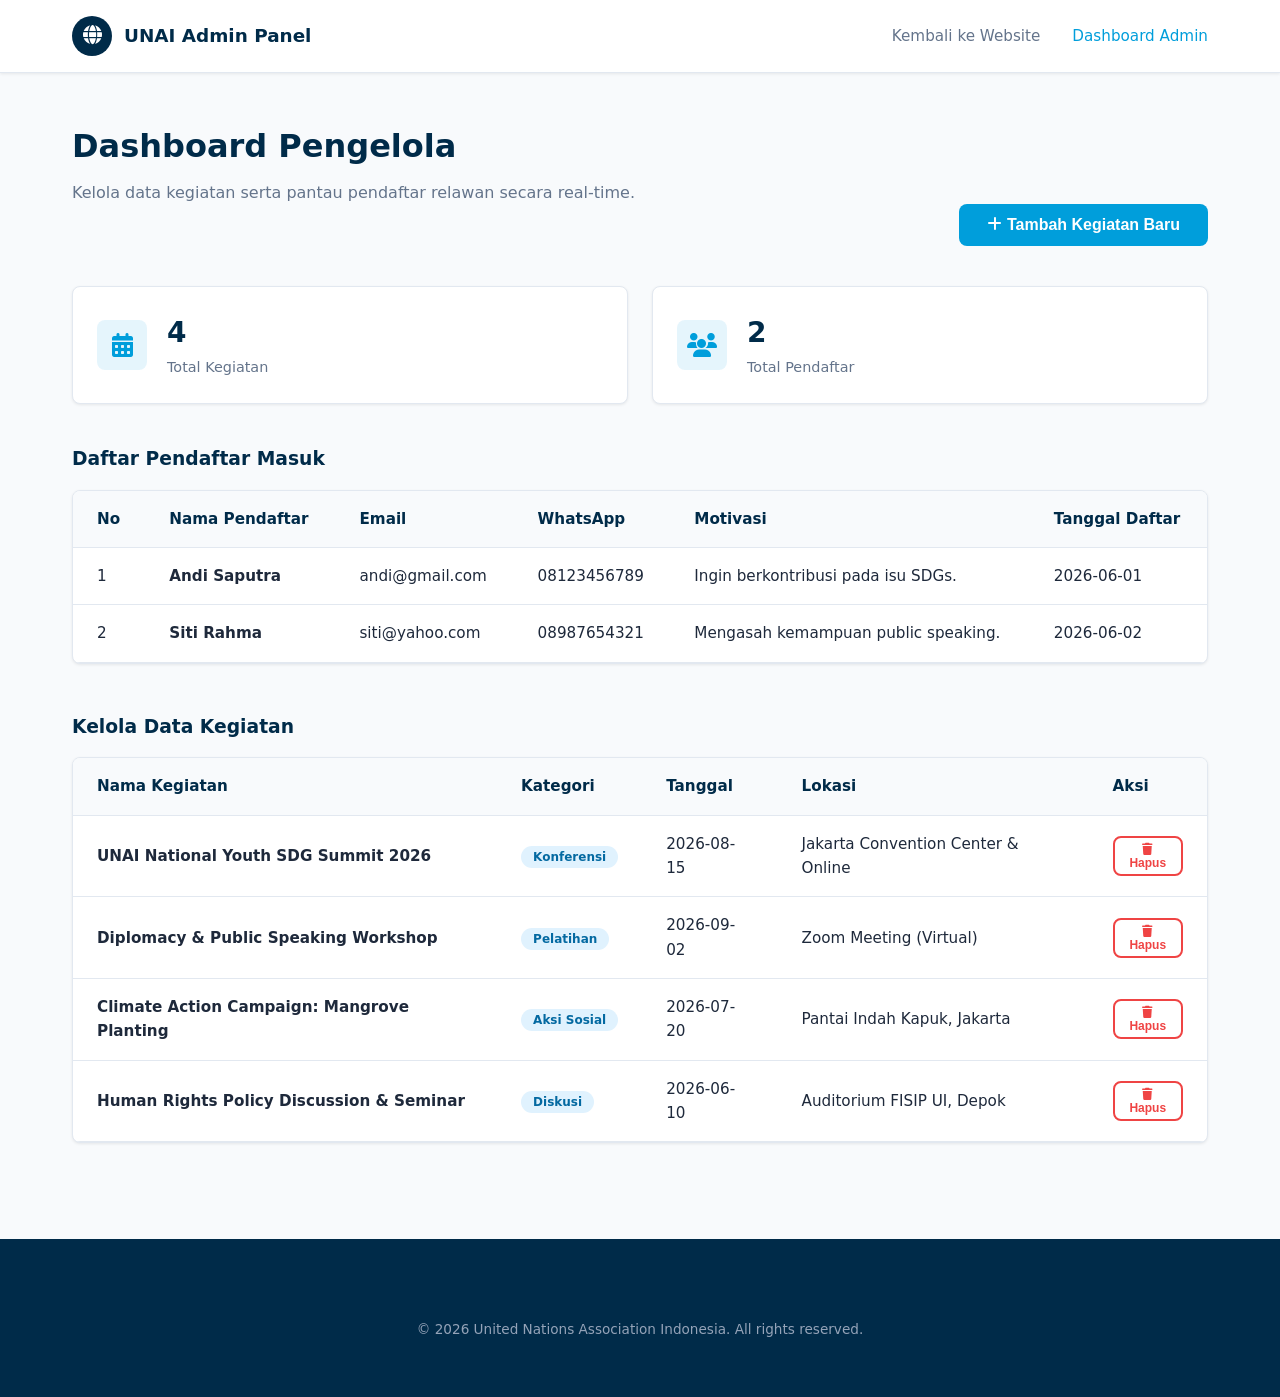
<file: admin.html>
<!DOCTYPE html>
<html lang="id">
<head>
    <meta charset="UTF-8">
    <meta name="viewport" content="width=device-width, initial-scale=1.0">
    <title>Admin Dashboard - UNAI Event Platform</title>
    <link rel="stylesheet" href="style.css">
    <link rel="stylesheet" href="https://cdnjs.cloudflare.com/ajax/libs/font-awesome/6.4.0/css/all.min.css">
</head>
<body>

    <header>
        <div class="nav-container">
            <a href="index.html" class="logo">
                <div class="logo-icon"><i class="fa-solid fa-globe"></i></div>
                <span>UNAI Admin Panel</span>
            </a>
            <div class="menu-toggle" onclick="toggleMobileMenu()">
                <i class="fa-solid fa-bars"></i>
            </div>
            <ul class="nav-links">
                <li><a href="index.html">Kembali ke Website</a></li>
                <li><a href="admin.html" class="active">Dashboard Admin</a></li>
            </ul>
        </div>
    </header>

    <div class="container">
        <div class="header-flex">
            <div>
                <h2 class="section-title">Dashboard Pengelola</h2>
                <p class="section-subtitle">Kelola data kegiatan serta pantau pendaftar relawan secara real-time.</p>
            </div>
            <button class="btn btn-primary" onclick="openAddEventModal()"><i class="fa-solid fa-plus"></i> Tambah Kegiatan Baru</button>
        </div>

        <div class="admin-stats">
            <div class="admin-card">
                <div class="admin-card-icon"><i class="fa-solid fa-calendar-days"></i></div>
                <div>
                    <h3 id="adminTotalEvents" style="font-size: 1.75rem; color: var(--primary);">0</h3>
                    <p style="color: var(--gray); font-size: 0.9rem;">Total Kegiatan</p>
                </div>
            </div>
            <div class="admin-card">
                <div class="admin-card-icon"><i class="fa-solid fa-users"></i></div>
                <div>
                    <h3 id="adminTotalRegs" style="font-size: 1.75rem; color: var(--primary);">0</h3>
                    <p style="color: var(--gray); font-size: 0.9rem;">Total Pendaftar</p>
                </div>
            </div>
        </div>

        <div id="addEventCard" style="display: none; background: var(--white); padding: 2rem; border-radius: var(--radius); border: 1px solid var(--border-color); margin-bottom: 2.5rem; box-shadow: var(--shadow-sm);">
            <h3 style="margin-bottom: 1.5rem; color: var(--primary);">Tambah Kegiatan Baru</h3>
            <form id="newEventForm" onsubmit="saveNewEvent(event)">
                <div style="display: grid; grid-template-columns: 1fr 1fr; gap: 1rem;">
                    <div class="form-group">
                        <label>Nama Kegiatan</label>
                        <input type="text" id="newTitle" required placeholder="Contoh: Diskusi SDGs...">
                    </div>
                    <div class="form-group">
                        <label>Kategori</label>
                        <select id="newCategory" class="filter-select" style="width: 100%;">
                            <option value="Konferensi">Konferensi</option>
                            <option value="Pelatihan">Pelatihan</option>
                            <option value="Aksi Sosial">Aksi Sosial</option>
                            <option value="Diskusi">Diskusi</option>
                        </select>
                    </div>
                </div>
                <div style="display: grid; grid-template-columns: 1fr 1fr 1fr; gap: 1rem;">
                    <div class="form-group">
                        <label>Tanggal</label>
                        <input type="date" id="newDate" required>
                    </div>
                    <div class="form-group">
                        <label>Lokasi</label>
                        <input type="text" id="newLocation" required placeholder="Gedung / Zoom">
                    </div>
                    <div class="form-group">
                        <label>Nama PIC</label>
                        <input type="text" id="newPic" required placeholder="Nama Penanggung Jawab">
                    </div>
                </div>
                <div class="form-group">
                    <label>URL Gambar Banner</label>
                    <input type="url" id="newImage" required placeholder="https://images.unsplash.com/...">
                </div>
                <div class="form-group">
                    <label>Deskripsi Lengkap</label>
                    <textarea id="newDesc" rows="4" required placeholder="Rincian kegiatan..."></textarea>
                </div>
                <div style="display: flex; gap: 1rem;">
                    <button type="submit" class="btn btn-primary">Simpan Kegiatan</button>
                    <button type="button" class="btn btn-outline" style="color: var(--dark); border-color: var(--border-color);" onclick="openAddEventModal()">Batal</button>
                </div>
            </form>
        </div>

        <h3 style="margin-bottom: 1rem; color: var(--primary);">Daftar Pendaftar Masuk</h3>
        <div class="table-responsive">
            <table>
                <thead>
                    <tr>
                        <th>No</th>
                        <th>Nama Pendaftar</th>
                        <th>Email</th>
                        <th>WhatsApp</th>
                        <th>Motivasi</th>
                        <th>Tanggal Daftar</th>
                    </tr>
                </thead>
                <tbody id="registrantsTableBody">
                </tbody>
            </table>
        </div>

        <h3 style="margin-bottom: 1rem; color: var(--primary);">Kelola Data Kegiatan</h3>
        <div class="table-responsive">
            <table>
                <thead>
                    <tr>
                        <th>Nama Kegiatan</th>
                        <th>Kategori</th>
                        <th>Tanggal</th>
                        <th>Lokasi</th>
                        <th>Aksi</th>
                    </tr>
                </thead>
                <tbody id="eventsTableBody">
                
                </tbody>
            </table>
        </div>
    </div>

    <footer>
        <div class="footer-bottom" style="border:none; padding: 2rem 0;">
            <p>&copy; 2026 United Nations Association Indonesia. All rights reserved.</p>
        </div>
    </footer>

    <script src="script.js"></script>
    <script>
        function loadAdminData() {
            const events = JSON.parse(localStorage.getItem('unai_events')) || [];
            const regs = JSON.parse(localStorage.getItem('unai_registrations')) || [];

            document.getElementById('adminTotalEvents').innerText = events.length;
            document.getElementById('adminTotalRegs').innerText = regs.length;

            const regBody = document.getElementById('registrantsTableBody');
            if(regs.length === 0) {
                regBody.innerHTML = `<tr><td colspan="6" style="text-align:center; color: var(--gray);">Belum ada pendaftar.</td></tr>`;
            } else {
                regBody.innerHTML = regs.map((r, i) => `
                    <tr>
                        <td>${i+1}</td>
                        <td><strong>${r.name}</strong></td>
                        <td>${r.email}</td>
                        <td>${r.phone}</td>
                        <td>${r.motivation}</td>
                        <td>${r.date}</td>
                    </tr>
                `).join('');
            }

        
            const evBody = document.getElementById('eventsTableBody');
            evBody.innerHTML = events.map(e => `
                <tr>
                    <td><strong>${e.name}</strong></td>
                    <td><span class="badge badge-upcoming">${e.category}</span></td>
                    <td>${e.date}</td>
                    <td>${e.location}</td>
                    <td>
                        <button class="btn btn-outline" style="padding: 0.25rem 0.5rem; font-size: 0.75rem; color: var(--danger); border-color: var(--danger);" onclick="deleteEvent(${e.id})"><i class="fa-solid fa-trash"></i> Hapus</button>
                    </td>
                </tr>
            `).join('');
        }

        function openAddEventModal() {
            const card = document.getElementById('addEventCard');
            card.style.display = card.style.display === 'none' ? 'block' : 'none';
        }

        function saveNewEvent(e) {
            e.preventDefault();
            const events = JSON.parse(localStorage.getItem('unai_events')) || [];

            const newEvent = {
                id: Date.now(),
                name: document.getElementById('newTitle').value,
                category: document.getElementById('newCategory').value,
                date: document.getElementById('newDate').value,
                location: document.getElementById('newLocation').value,
                pic: document.getElementById('newPic').value,
                image: document.getElementById('newImage').value,
                description: document.getElementById('newDesc').value,
                status: "Mendatang"
            };

            events.push(newEvent);
            localStorage.setItem('unai_events', JSON.stringify(events));
            document.getElementById('newEventForm').reset();
            openAddEventModal();
            loadAdminData();
            alert('Kegiatan berhasil ditambahkan!');
        }

        function deleteEvent(id) {
            if(confirm('Apakah Anda yakin ingin menghapus kegiatan ini?')) {
                let events = JSON.parse(localStorage.getItem('unai_events')) || [];
                events = events.filter(e => e.id !== id);
                localStorage.setItem('unai_events', JSON.stringify(events));
                loadAdminData();
            }
        }

        loadAdminData();
    </script>
</body>
</html>
</file>
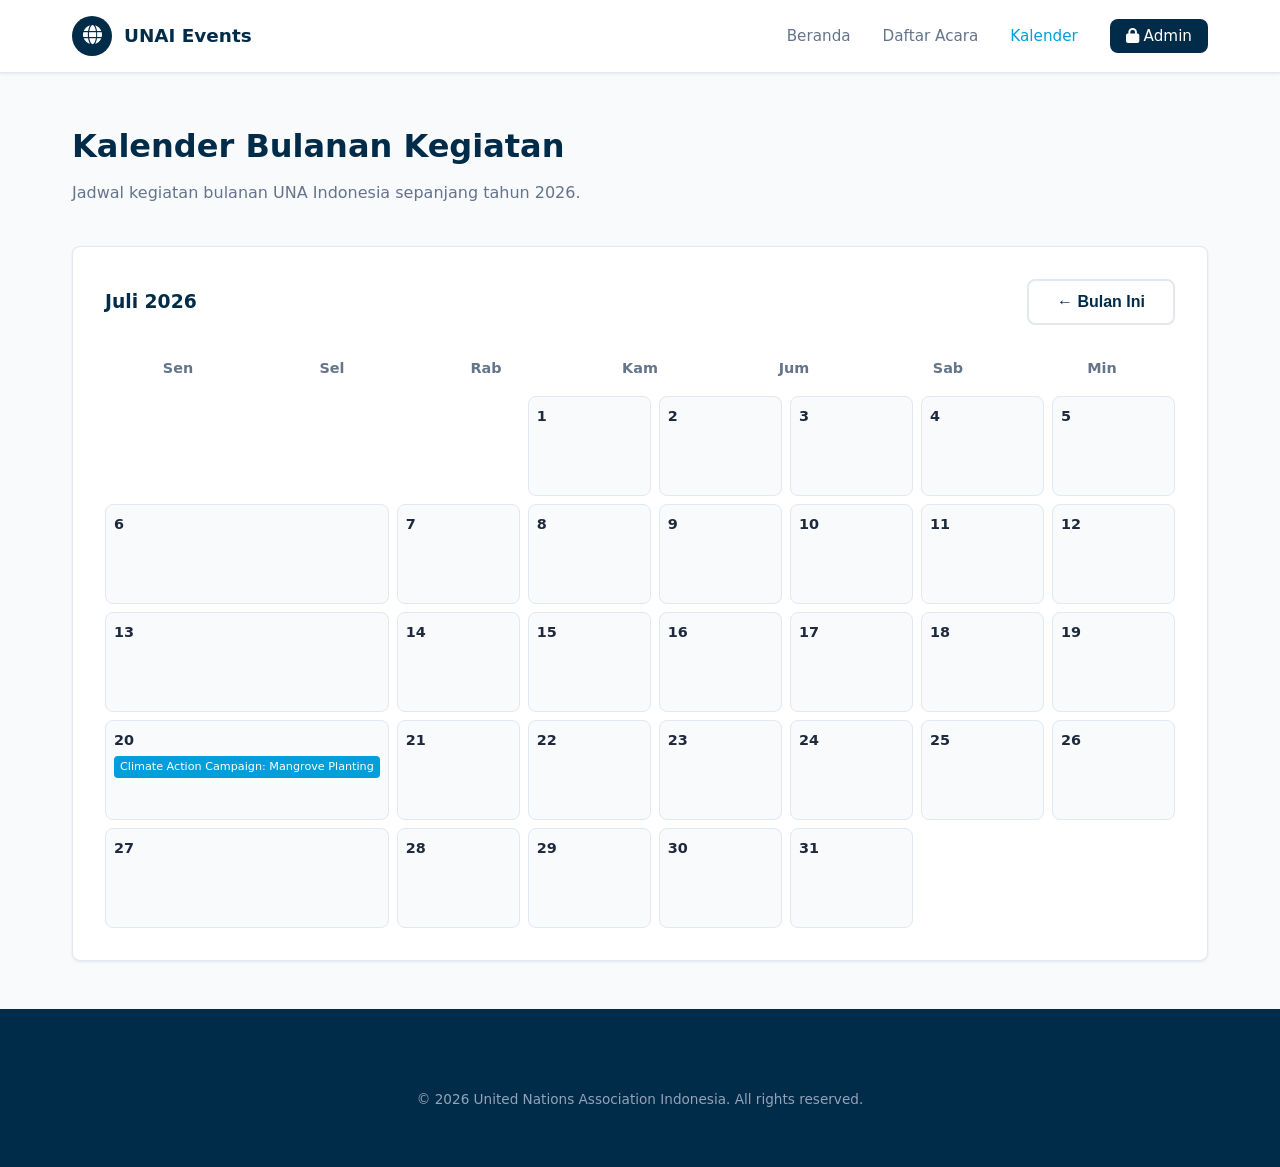
<file: calendar.html>
<!DOCTYPE html>
<html lang="id">
<head>
    <meta charset="UTF-8">
    <meta name="viewport" content="width=device-width, initial-scale=1.0">
    <title>Kalender Kegiatan - UNAI Event Platform</title>
    <link rel="stylesheet" href="style.css">
    <link rel="stylesheet" href="https://cdnjs.cloudflare.com/ajax/libs/font-awesome/6.4.0/css/all.min.css">
</head>
<body>

    
    <header>
        <div class="nav-container">
            <a href="index.html" class="logo">
                <div class="logo-icon"><i class="fa-solid fa-globe"></i></div>
                <span>UNAI Events</span>
            </a>
            <div class="menu-toggle" onclick="toggleMobileMenu()">
                <i class="fa-solid fa-bars"></i>
            </div>
            <ul class="nav-links">
                <li><a href="index.html">Beranda</a></li>
                <li><a href="events.html">Daftar Acara</a></li>
                <li><a href="calendar.html" class="active">Kalender</a></li>
                <li><a href="admin.html" class="nav-admin-btn"><i class="fa-solid fa-lock"></i> Admin</a></li>
            </ul>
        </div>
    </header>

    <div class="container">
        <h2 class="section-title">Kalender Bulanan Kegiatan</h2>
        <p class="section-subtitle">Jadwal kegiatan bulanan UNA Indonesia sepanjang tahun 2026.</p>

        <div class="calendar-wrapper">
            <div class="calendar-header">
                <h3 id="currentMonthYear" style="color: var(--primary);">Juli 2026</h3>
                <div style="display: flex; gap: 0.5rem;">
                    <button class="btn btn-outline" style="color: var(--primary); border-color: var(--border-color);" onclick="alert('Menampilkan jadwal tahun 2026')">&larr; Bulan Ini</button>
                </div>
            </div>

            <div class="calendar-grid">
                <div class="calendar-day-name">Sen</div>
                <div class="calendar-day-name">Sel</div>
                <div class="calendar-day-name">Rab</div>
                <div class="calendar-day-name">Kam</div>
                <div class="calendar-day-name">Jum</div>
                <div class="calendar-day-name">Sab</div>
                <div class="calendar-day-name">Min</div>
            </div>

            <div class="calendar-grid" id="calendarDaysGrid" style="margin-top: 8px;">
              
            </div>
        </div>
    </div>

   
    <footer>
        <div class="footer-bottom" style="border:none; padding: 2rem 0;">
            <p>&copy; 2026 United Nations Association Indonesia. All rights reserved.</p>
        </div>
    </footer>

    <script src="script.js"></script>
    <script>
        const events = JSON.parse(localStorage.getItem('unai_events')) || [];
        const grid = document.getElementById('calendarDaysGrid');

      
        let html = '';
        html += `<div class="calendar-cell empty"></div><div class="calendar-cell empty"></div>`;

        for(let d = 1; d <= 31; d++) {
            const dateStr = `2026-07-${d < 10 ? '0'+d : d}`;
            const matchedEvents = events.filter(e => e.date === dateStr);

            html += `
                <div class="calendar-cell">
                    <div class="calendar-date-num">${d}</div>
                    ${matchedEvents.map(ev => `
                        <a href="detail.html?id=${ev.id}">
                            <div class="calendar-event-dot" title="${ev.name}">${ev.name}</div>
                        </a>
                    `).join('')}
                </div>
            `;
        }
        grid.innerHTML = html;
    </script>
</body>
</html>
</file>
<file: style.css>
:root {
    --primary: #002B49;      
    --primary-light: #004d80;
    --accent: #009EDB;        
    --accent-hover: #0082b4;
    --success: #10B981;
    --warning: #F59E0B;
    --danger: #EF4444;
    --dark: #1E293B;
    --light: #F8FAFC;
    --gray: #64748B;
    --border-color: #E2E8F0;
    --white: #FFFFFF;
    --shadow-sm: 0 1px 3px rgba(0,0,0,0.08);
    --shadow-md: 0 4px 6px -1px rgba(0,0,0,0.1), 0 2px 4px -1px rgba(0,0,0,0.06);
    --shadow-lg: 0 10px 15px -3px rgba(0,0,0,0.1), 0 4px 6px -2px rgba(0,0,0,0.05);
    --radius: 8px;
    --transition: all 0.3s ease;
}

* {
    margin: 0;
    padding: 0;
    box-sizing: border-box;
}

body {
    font-family: 'Inter', system-ui, -apple-system, sans-serif;
    background-color: var(--light);
    color: var(--dark);
    line-height: 1.6;
    display: flex;
    flex-direction: column;
    min-height: 100vh;
}

a {
    text-decoration: none;
    color: inherit;
}

ul {
    list-style: none;
}

header {
    background: var(--white);
    border-bottom: 1px solid var(--border-color);
    position: sticky;
    top: 0;
    z-index: 1000;
    box-shadow: var(--shadow-sm);
}

.nav-container {
    max-width: 1200px;
    margin: 0 auto;
    padding: 1rem 2rem;
    display: flex;
    justify-content: space-between;
    align-items: center;
}

.logo {
    display: flex;
    align-items: center;
    gap: 12px;
    font-weight: 700;
    font-size: 1.15rem;
    color: var(--primary);
}

.logo img, .logo .logo-icon {
    width: 40px;
    height: 40px;
    background: var(--primary);
    color: var(--white);
    border-radius: 50%;
    display: flex;
    align-items: center;
    justify-content: center;
    font-size: 1.2rem;
}

.nav-links {
    display: flex;
    gap: 2rem;
    align-items: center;
}

.nav-links a {
    font-weight: 500;
    color: var(--gray);
    transition: var(--transition);
    font-size: 0.95rem;
}

.nav-links a:hover, .nav-links a.active {
    color: var(--accent);
}

.nav-admin-btn {
    background: var(--primary);
    color: var(--white) !important;
    padding: 0.5rem 1rem;
    border-radius: var(--radius);
    transition: var(--transition);
}

.nav-admin-btn:hover {
    background: var(--primary-light);
}

.menu-toggle {
    display: none;
    cursor: pointer;
    font-size: 1.5rem;
    color: var(--primary);
}

.hero {
    background: linear-gradient(135deg, var(--primary) 0%, #001a2e 100%);
    color: var(--white);
    padding: 5rem 2rem;
    text-align: center;
    position: relative;
    overflow: hidden;
}

.hero::after {
    content: '';
    position: absolute;
    bottom: 0;
    left: 0;
    right: 0;
    height: 40px;
    background: var(--light);
    clip-path: polygon(0 100%, 100% 100%, 100% 0);
}

.hero-content {
    max-width: 800px;
    margin: 0 auto;
}

.hero h1 {
    font-size: 2.75rem;
    font-weight: 800;
    margin-bottom: 1rem;
    line-height: 1.2;
}

.hero p {
    font-size: 1.15rem;
    color: #cbd5e1;
    margin-bottom: 2rem;
}

.hero-btns {
    display: flex;
    gap: 1rem;
    justify-content: center;
}

.btn {
    display: inline-block;
    padding: 0.75rem 1.75rem;
    border-radius: var(--radius);
    font-weight: 600;
    cursor: pointer;
    transition: var(--transition);
    border: none;
    font-size: 1rem;
    text-align: center;
}

.btn-primary {
    background: var(--accent);
    color: var(--white);
}

.btn-primary:hover {
    background: var(--accent-hover);
}

.btn-outline {
    background: transparent;
    color: var(--white);
    border: 2px solid rgba(255,255,255,0.4);
}

.btn-outline:hover {
    border-color: var(--white);
    background: rgba(255,255,255,0.05);
}

.container {
    max-width: 1200px;
    margin: 0 auto;
    padding: 3rem 2rem;
    flex: 1;
    width: 100%;
}

.section-title {
    font-size: 2rem;
    font-weight: 700;
    color: var(--primary);
    margin-bottom: 0.5rem;
}

.section-subtitle {
    color: var(--gray);
    margin-bottom: 2.5rem;
}

.header-flex {
    display: flex;
    justify-content: space-between;
    align-items: flex-end;
    margin-bottom: 2.5rem;
}

.stats-grid {
    display: grid;
    grid-template-columns: repeat(auto-fit, minmax(220px, 1fr));
    gap: 1.5rem;
    margin-top: -3rem;
    margin-bottom: 4rem;
    position: relative;
    z-index: 10;
}

.stat-card {
    background: var(--white);
    padding: 2rem;
    border-radius: var(--radius);
    box-shadow: var(--shadow-md);
    text-align: center;
    border-bottom: 4px solid var(--accent);
}

.stat-number {
    font-size: 2.25rem;
    font-weight: 800;
    color: var(--primary);
    margin-bottom: 0.25rem;
}

.stat-label {
    color: var(--gray);
    font-size: 0.9rem;
    font-weight: 500;
}

.events-grid {
    display: grid;
    grid-template-columns: repeat(auto-fill, minmax(350px, 1fr));
    gap: 2rem;
}

.event-card {
    background: var(--white);
    border-radius: var(--radius);
    overflow: hidden;
    box-shadow: var(--shadow-sm);
    transition: var(--transition);
    border: 1px solid var(--border-color);
    display: flex;
    flex-direction: column;
}

.event-card:hover {
    transform: translateY(-5px);
    box-shadow: var(--shadow-lg);
}

.event-img-wrap {
    height: 200px;
    background: #cbd5e1;
    position: relative;
    overflow: hidden;
}

.event-img-wrap img {
    width: 100%;
    height: 100%;
    object-fit: cover;
}

.event-badge {
    position: absolute;
    top: 15px;
    left: 15px;
    background: rgba(0, 43, 73, 0.85);
    color: var(--white);
    padding: 0.35rem 0.85rem;
    border-radius: 20px;
    font-size: 0.75rem;
    font-weight: 600;
    backdrop-filter: blur(4px);
}

.event-body {
    padding: 1.5rem;
    display: flex;
    flex-direction: column;
    flex: 1;
}

.event-meta {
    display: flex;
    gap: 1rem;
    font-size: 0.85rem;
    color: var(--gray);
    margin-bottom: 0.75rem;
}

.event-meta span {
    display: flex;
    align-items: center;
    gap: 4px;
}

.event-title {
    font-size: 1.25rem;
    font-weight: 700;
    color: var(--primary);
    margin-bottom: 0.75rem;
    line-height: 1.4;
}

.event-desc {
    color: var(--gray);
    font-size: 0.95rem;
    margin-bottom: 1.5rem;
    flex: 1;
}

.event-footer {
    display: flex;
    justify-content: space-between;
    align-items: center;
    padding-top: 1rem;
    border-top: 1px solid var(--border-color);
}

.event-pic {
    font-size: 0.85rem;
    color: var(--gray);
}

.filter-container {
    background: var(--white);
    padding: 1.5rem;
    border-radius: var(--radius);
    box-shadow: var(--shadow-sm);
    margin-bottom: 2.5rem;
    display: flex;
    gap: 1rem;
    flex-wrap: wrap;
    align-items: center;
    border: 1px solid var(--border-color);
}

.search-input-wrap {
    flex: 1;
    min-width: 250px;
    position: relative;
}

.search-input-wrap input {
    width: 100%;
    padding: 0.75rem 1rem 0.75rem 2.5rem;
    border: 1px solid var(--border-color);
    border-radius: var(--radius);
    outline: none;
    font-size: 0.95rem;
}

.search-input-wrap span {
    position: absolute;
    left: 12px;
    top: 50%;
    transform: translateY(-50%);
    color: var(--gray);
}

.filter-select {
    padding: 0.75rem 1rem;
    border: 1px solid var(--border-color);
    border-radius: var(--radius);
    outline: none;
    background: var(--white);
    font-size: 0.95rem;
    color: var(--dark);
    cursor: pointer;
}

.detail-container {
    display: grid;
    grid-template-columns: 2fr 1fr;
    gap: 2.5rem;
}

.detail-main {
    background: var(--white);
    padding: 2.5rem;
    border-radius: var(--radius);
    box-shadow: var(--shadow-sm);
    border: 1px solid var(--border-color);
}

.detail-header-img {
    height: 350px;
    border-radius: var(--radius);
    overflow: hidden;
    margin-bottom: 2rem;
}

.detail-header-img img {
    width: 100%;
    height: 100%;
    object-fit: cover;
}

.detail-sidebar {
    background: var(--white);
    padding: 2rem;
    border-radius: var(--radius);
    box-shadow: var(--shadow-sm);
    border: 1px solid var(--border-color);
    height: fit-content;
    position: sticky;
    top: 100px;
}

.info-box-item {
    display: flex;
    align-items: flex-start;
    gap: 12px;
    margin-bottom: 1.25rem;
}

.info-box-item i {
    font-size: 1.2rem;
    color: var(--accent);
    margin-top: 2px;
}

.info-box-item div h4 {
    font-size: 0.85rem;
    color: var(--gray);
    font-weight: 500;
}

.info-box-item div p {
    font-size: 1rem;
    font-weight: 600;
    color: var(--dark);
}

.form-group {
    margin-bottom: 1.25rem;
}

.form-group label {
    display: block;
    font-size: 0.9rem;
    font-weight: 600;
    margin-bottom: 0.5rem;
    color: var(--dark);
}

.form-group input, .form-group textarea, .form-group select {
    width: 100%;
    padding: 0.75rem;
    border: 1px solid var(--border-color);
    border-radius: var(--radius);
    font-size: 0.95rem;
    outline: none;
    transition: var(--transition);
}

.form-group input:focus, .form-group textarea:focus, .form-group select:focus {
    border-color: var(--accent);
    box-shadow: 0 0 0 3px rgba(0, 158, 219, 0.15);
}

.calendar-wrapper {
    background: var(--white);
    border-radius: var(--radius);
    box-shadow: var(--shadow-sm);
    padding: 2rem;
    border: 1px solid var(--border-color);
}

.calendar-header {
    display: flex;
    justify-content: space-between;
    align-items: center;
    margin-bottom: 2rem;
}

.calendar-grid {
    display: grid;
    grid-template-columns: repeat(7, 1fr);
    gap: 8px;
}

.calendar-day-name {
    text-align: center;
    font-weight: 700;
    color: var(--gray);
    font-size: 0.9rem;
    padding-bottom: 0.5rem;
}

.calendar-cell {
    min-height: 100px;
    background: var(--light);
    border: 1px solid var(--border-color);
    border-radius: var(--radius);
    padding: 8px;
    cursor: pointer;
    transition: var(--transition);
}

.calendar-cell:hover {
    border-color: var(--accent);
}

.calendar-cell.empty {
    background: transparent;
    border: none;
    cursor: default;
}

.calendar-date-num {
    font-weight: 600;
    font-size: 0.9rem;
    margin-bottom: 4px;
}

.calendar-event-dot {
    background: var(--accent);
    color: var(--white);
    font-size: 0.7rem;
    padding: 2px 6px;
    border-radius: 4px;
    margin-bottom: 2px;
    white-space: nowrap;
    overflow: hidden;
    text-overflow: ellipsis;
}

.admin-stats {
    display: grid;
    grid-template-columns: repeat(auto-fit, minmax(240px, 1fr));
    gap: 1.5rem;
    margin-bottom: 2.5rem;
}

.admin-card {
    background: var(--white);
    padding: 1.5rem;
    border-radius: var(--radius);
    box-shadow: var(--shadow-sm);
    border: 1px solid var(--border-color);
    display: flex;
    align-items: center;
    gap: 1.25rem;
}

.admin-card-icon {
    width: 50px;
    height: 50px;
    border-radius: var(--radius);
    background: rgba(0, 158, 219, 0.1);
    color: var(--accent);
    display: flex;
    align-items: center;
    justify-content: center;
    font-size: 1.5rem;
}

.table-responsive {
    background: var(--white);
    border-radius: var(--radius);
    box-shadow: var(--shadow-sm);
    border: 1px solid var(--border-color);
    overflow-x: auto;
    margin-bottom: 3rem;
}

table {
    width: 100%;
    border-collapse: collapse;
    text-align: left;
}

th, td {
    padding: 1rem 1.5rem;
    border-bottom: 1px solid var(--border-color);
    font-size: 0.95rem;
}

th {
    background: var(--light);
    font-weight: 600;
    color: var(--primary);
}

tr:hover {
    background: rgba(0,0,0,0.01);
}

.badge {
    padding: 0.25rem 0.75rem;
    border-radius: 20px;
    font-size: 0.75rem;
    font-weight: 600;
}

.badge-upcoming { background: #E0F2FE; color: #0369A1; }
.badge-ongoing { background: #FEF3C7; color: #D97706; }
.badge-completed { background: #D1FAE5; color: #059669; }

footer {
    background: var(--primary);
    color: var(--white);
    padding: 3rem 2rem 1.5rem;
    margin-top: auto;
}

.footer-container {
    max-width: 1200px;
    margin: 0 auto;
    display: grid;
    grid-template-columns: 2fr 1fr 1fr;
    gap: 3rem;
    margin-bottom: 2rem;
}

.footer-col h3 {
    font-size: 1.2rem;
    margin-bottom: 1rem;
    color: var(--accent);
}

.footer-col p {
    color: #cbd5e1;
    font-size: 0.95rem;
    margin-bottom: 1rem;
}

.footer-col ul li {
    margin-bottom: 0.5rem;
}

.footer-col ul li a {
    color: #cbd5e1;
    transition: var(--transition);
}

.footer-col ul li a:hover {
    color: var(--white);
}

.footer-bottom {
    max-width: 1200px;
    margin: 0 auto;
    padding-top: 1.5rem;
    border-top: 1px solid rgba(255,255,255,0.1);
    text-align: center;
    color: #94a3b8;
    font-size: 0.85rem;
}

@media (max-width: 768px) {
    .nav-links {
        display: none;
        flex-direction: column;
        position: absolute;
        top: 100%;
        left: 0;
        right: 0;
        background: var(--white);
        padding: 1.5rem;
        box-shadow: var(--shadow-md);
        border-bottom: 1px solid var(--border-color);
    }
    .nav-links.active {
        display: flex;
    }
    .menu-toggle {
        display: block;
    }
    .hero h1 {
        font-size: 2rem;
    }
    .detail-container {
        grid-template-columns: 1fr;
    }
    .footer-container {
        grid-template-columns: 1fr;
        gap: 2rem;
    }
}
</file>
